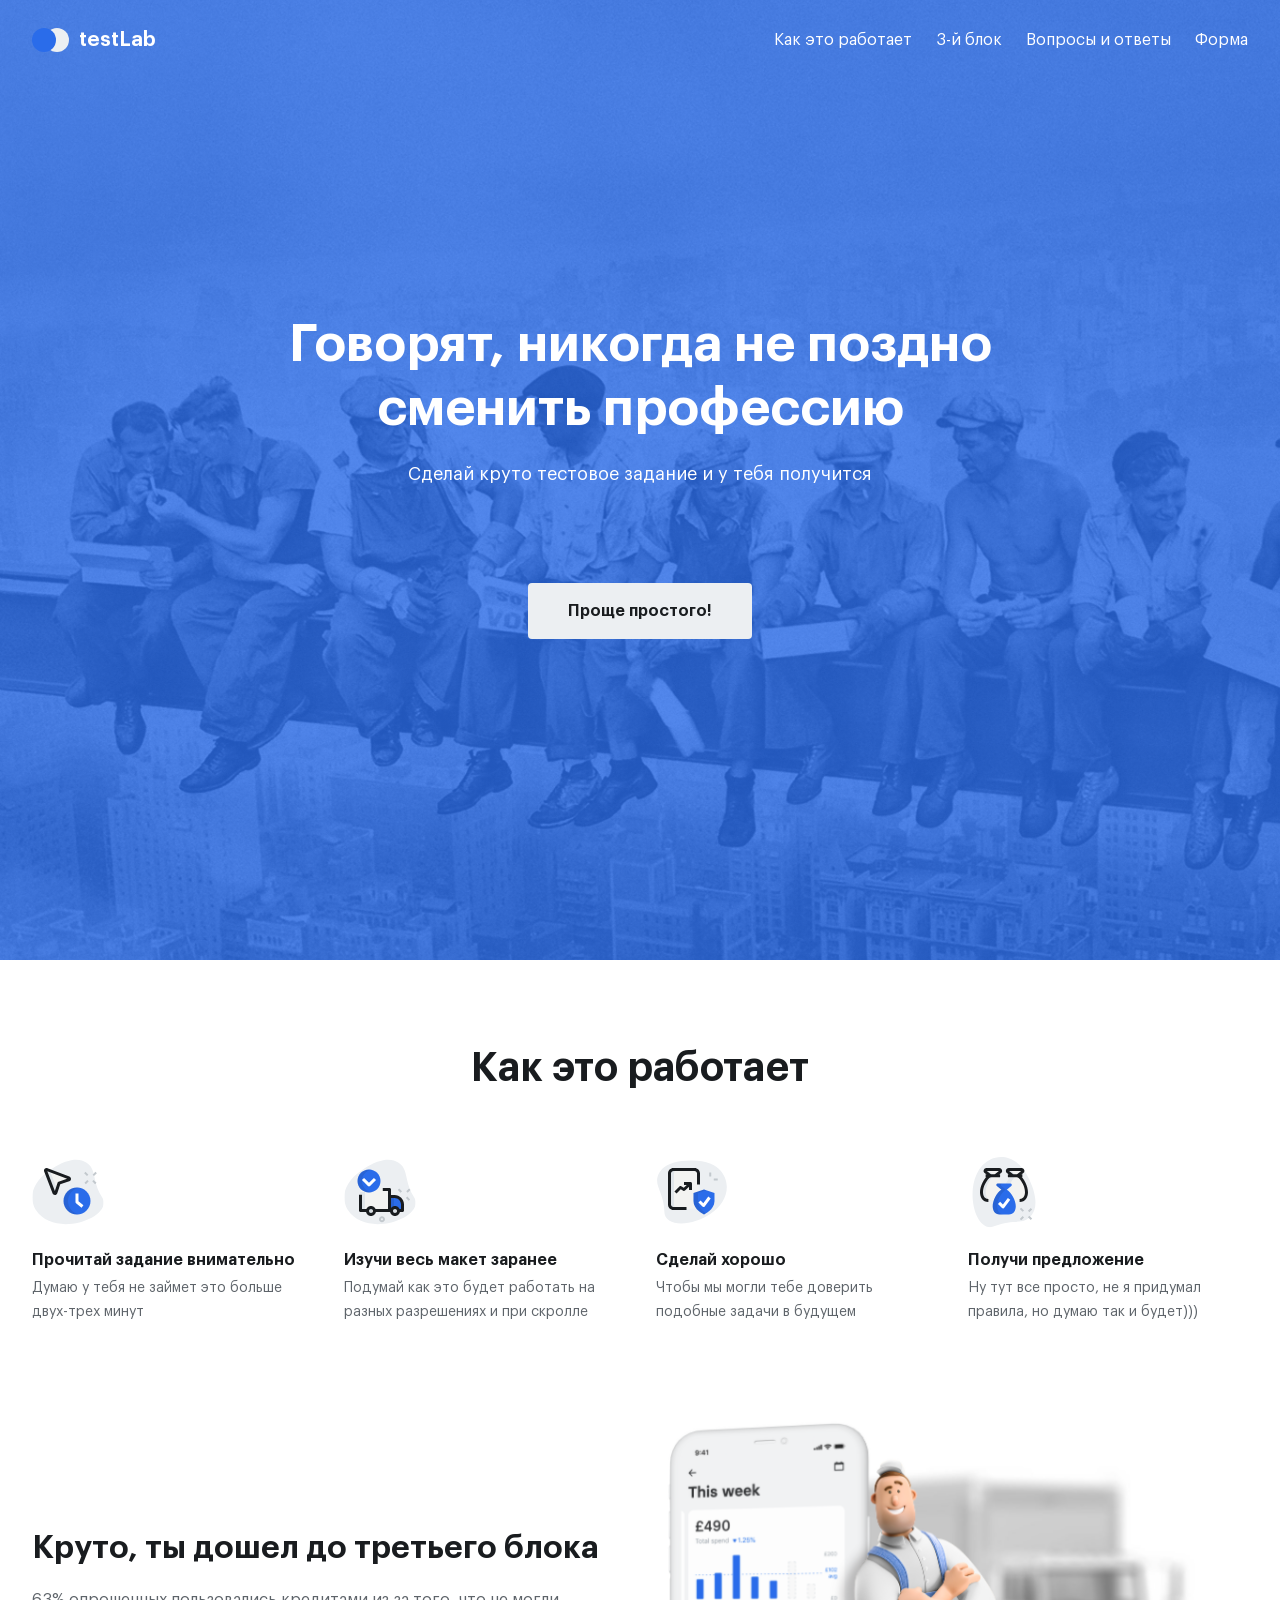
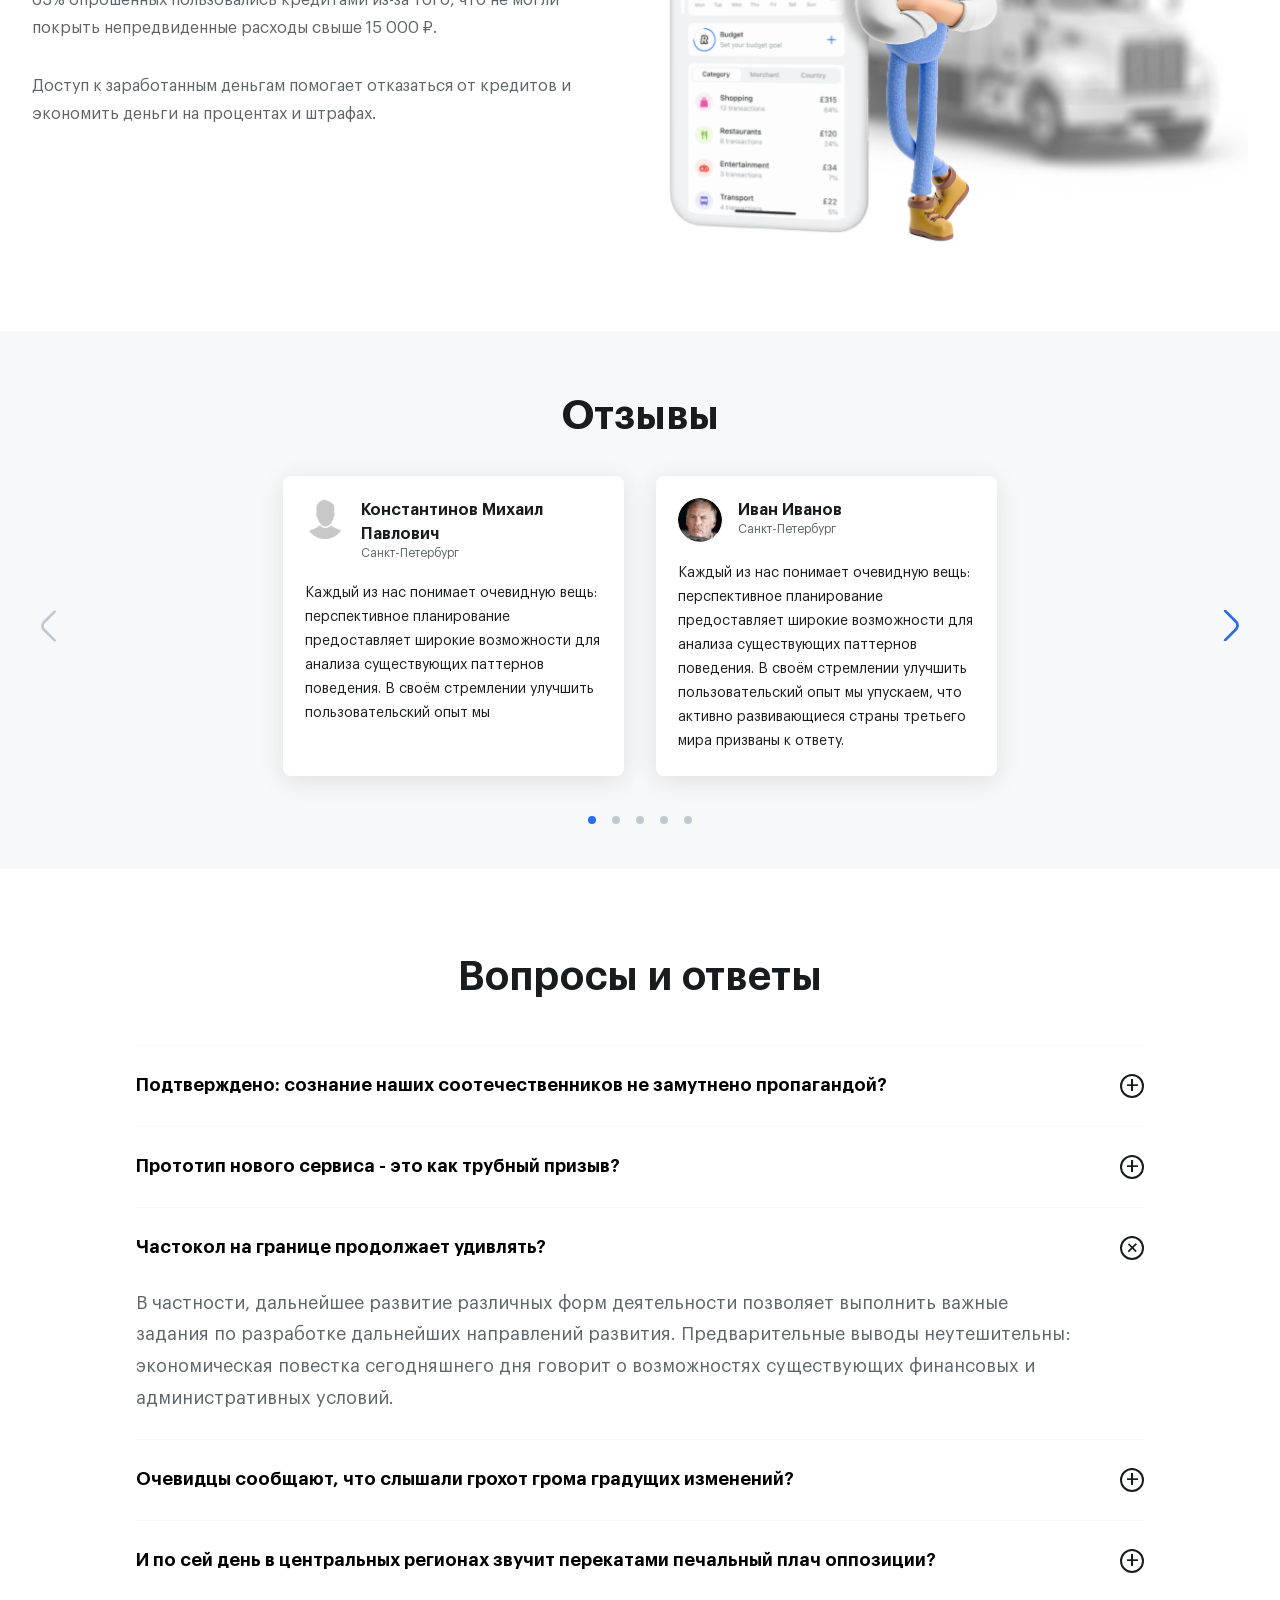
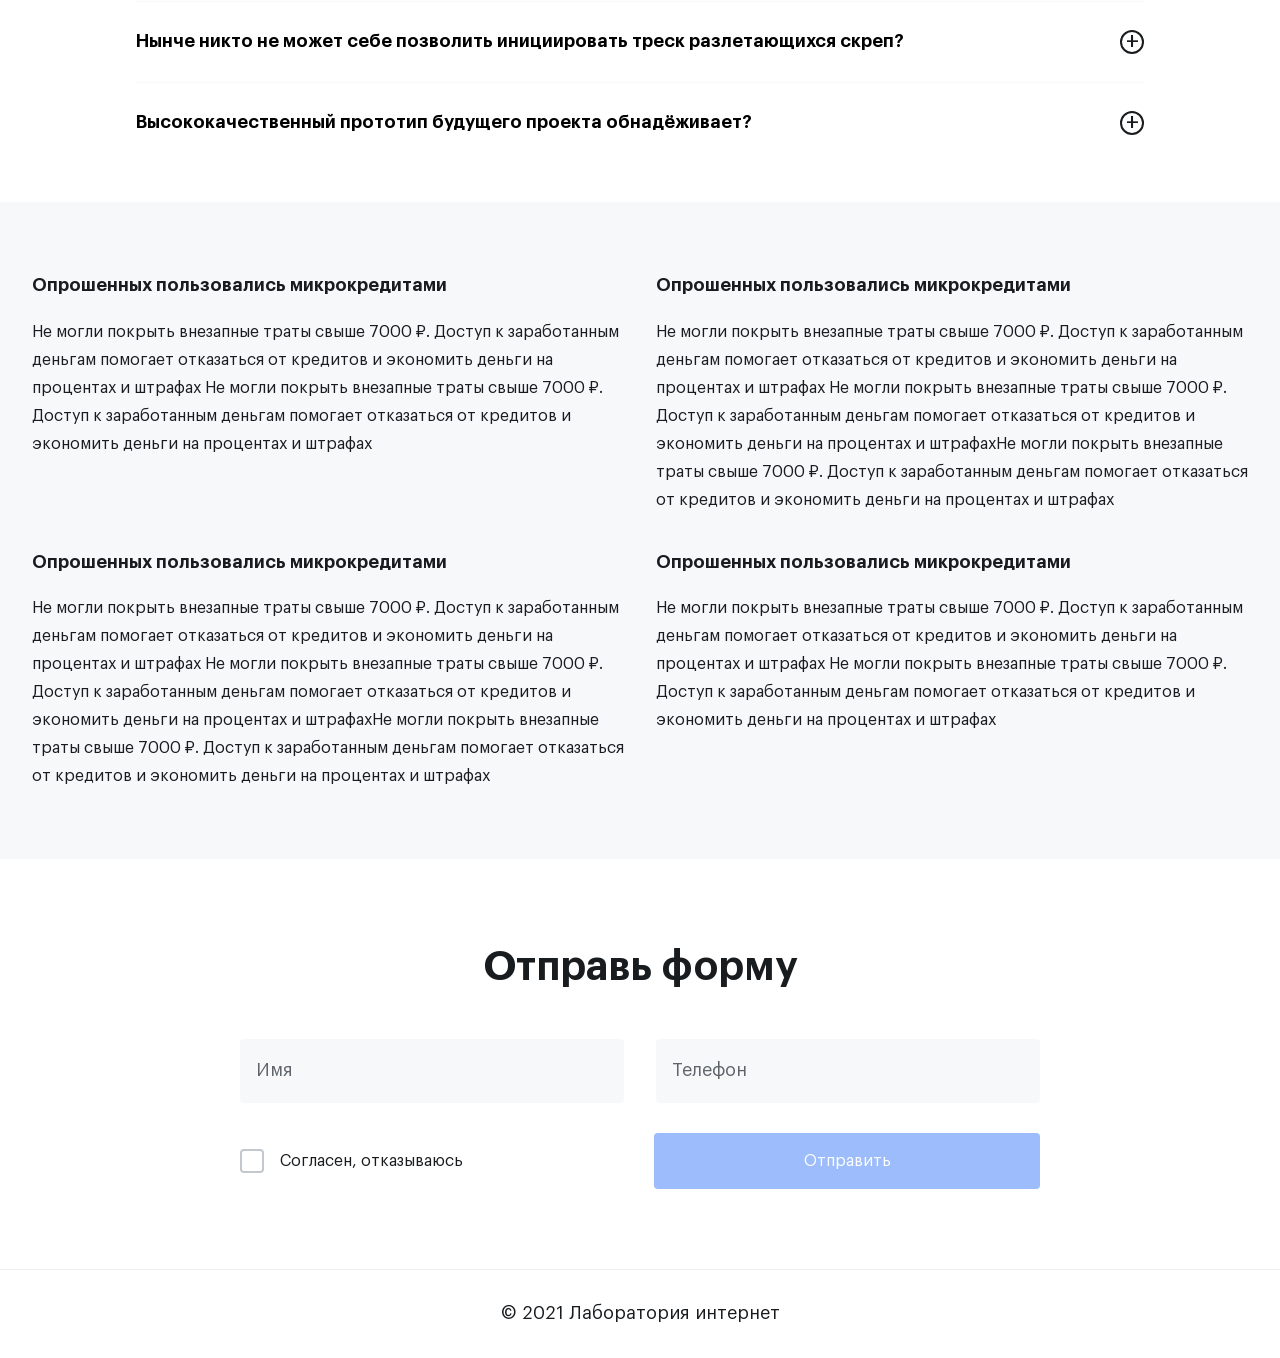
<file: index.html>
<!DOCTYPE html>
<html lang="ru">
	<head>
		<meta charset="UTF-8">
		<meta http-equiv="X-UA-Compatible" content="IE=edge">
		<meta name="viewport" content="width=device-width, initial-scale=1.0">
		<link rel="stylesheet" href="./css/styles.css">
		<title>TestLab - Тестовое задание</title>
	</head>
	<body>
		<header class="header">
			<div class="container">
				<div class="header-top">
					<a href="./" class="logo">
						<img src="./images/header/logo.svg" alt="TestLab Logo">
						<span>testLab</span>
					</a>
					<nav class="nav">
						<ul class="nav-list">
							<li class="nav-item"><a href="#how-it-works">Как это работает</a></li>
							<li class="nav-item"><a href="#reviews">3-й блок</a></li>
							<li class="nav-item"><a href="#faq">Вопросы и ответы</a></li>
							<li class="nav-item"><a href="#form">Форма</a></li>
						</ul>
					</nav>
					<button class="burger-menu-button"></button>
				</div>
				<div class="header-bottom">
					<div class="header-title">
						<h1>Говорят, никогда не поздно сменить профессию</h1>
					</div>
					<p class="header-text">Сделай круто тестовое задание и у тебя получится</p>
					<button type="button" class="button header-button button-default">Проще простого!</button>
				</div>
			</div>
		</header>

		<section id="how-it-works" class="how-it-works">
			<div class="container">
				<div class="how-it-works-top">
					<div class="how-it-works-title">
						<h2>Как это работает</h2>
					</div>
					<div class="how-it-works-features">
						<div class="how-it-works-item">
							<div class="how-it-works-icon"><img src="./images/how-it-works/icon-waiting.svg" alt="Icon"></div>
							<div class="how-it-works-text">
								<p class="how-it-works-description">Прочитай задание внимательно</p>
								<p class="how-it-works-subtext">Думаю у тебя не займет это больше двух-трех минут</p>
							</div>
						</div>
						<div class="how-it-works-item">
							<div class="how-it-works-icon"><img src="./images/how-it-works/icon-truck.svg" alt="Icon"></div>
							<div class="how-it-works-text">
								<p class="how-it-works-description">Изучи весь макет заранее</p>
								<p class="how-it-works-subtext">Подумай как это будет работать на разных разрешениях и при скролле</p>
							</div>
						</div>
						<div class="how-it-works-item">
							<div class="how-it-works-icon"><img src="./images/how-it-works/icon-secure.svg" alt="Icon"></div>
							<div class="how-it-works-text">
								<p class="how-it-works-description">Сделай хорошо</p>
								<p class="how-it-works-subtext">Чтобы мы могли тебе доверить подобные задачи в будущем</p>
							</div>
						</div>
						<div class="how-it-works-item">
							<div class="how-it-works-icon"><img src="./images/how-it-works/icon-money-bag.svg" alt="Icon"></div>
							<div class="how-it-works-text">
								<p class="how-it-works-description">Получи предложение</p>
								<p class="how-it-works-subtext">Ну тут все просто, не я придумал правила, но думаю так и будет)))</p>
							</div>
						</div>
					</div>
				</div>
				<div class="how-it-works-bottom">
					<div class="how-it-works-bottom-left">
						<div class="title">Круто, ты дошел до третьего блока</div>
						<div class="subtext">63% опрошенных пользовались кредитами из-за того, что не могли покрыть непредвиденные расходы свыше 15 000 ₽.</div>
						<div class="subtext">Доступ к заработанным деньгам помогает отказаться от кредитов и экономить деньги на процентах и штрафах.</div>
					</div>
					<div class="how-it-works-bottom-right">
						<img src="./images/how-it-works/middle.png" alt="How it works">
					</div>
				</div>
			</div>
		</section>

		<section id="reviews" class="reviews">
			<div class="container">
				<div class="reviews-title">
					<h2>Отзывы</h2>
				</div>
					<div class="reviews-slider">
						<div class="slider-item">
							<div class="slider-item-user">
								<div class="user-avatar">
									<img src="./images/reviews/no-avatar.svg" alt="Avatar">
								</div>
								<div class="user-info">
									<div class="name">Константинов Михаил Павлович</div>
									<div class="city">Санкт-Петербург</div>
								</div>
							</div>
							<p class="slider-item-text">Каждый из нас понимает очевидную вещь: перспективное планирование предоставляет широкие возможности для анализа существующих паттернов поведения. В своём стремлении улучшить пользовательский опыт мы</p>
						</div>
						<div class="slider-item">
							<div class="slider-item-user">
								<div class="user-avatar">
									<img src="./images/reviews/user-1.jpeg" alt="Avatar">
								</div>
								<div class="user-info">
									<div class="name">Иван Иванов</div>
									<div class="city">Санкт-Петербург</div>
								</div>
							</div>
							<p class="slider-item-text">Каждый из нас понимает очевидную вещь: перспективное планирование предоставляет широкие возможности для анализа существующих паттернов поведения. В своём стремлении улучшить пользовательский опыт мы упускаем, что активно развивающиеся страны третьего мира призваны к ответу.</p>
						</div>
						<div class="slider-item">
							<div class="slider-item-user">
								<div class="user-avatar">
									<img src="./images/reviews/user-2.jpeg" alt="Avatar">
								</div>
								<div class="user-info">
									<div class="name">Артем Корнилов</div>
									<div class="city">Самара</div>
								</div>
							</div>
							<p class="slider-item-text">Каждый из нас понимает очевидную вещь: перспективное планирование предоставляет широкие возможности для анализа существующих паттернов поведения.</p>
						</div>
						<div class="slider-item">
							<div class="slider-item-user">
								<div class="user-avatar">
									<img src="./images/reviews/no-avatar.svg" alt="Avatar">
								</div>
								<div class="user-info">
									<div class="name">Константинов Михаил Павлович</div>
									<div class="city">Санкт-Петербург</div>
								</div>
							</div>
							<p class="slider-item-text">Каждый из нас понимает очевидную вещь: перспективное планирование предоставляет широкие возможности для анализа существующих паттернов поведения. В своём стремлении улучшить пользовательский опыт мы</p>
						</div>
						<div class="slider-item">
							<div class="slider-item-user">
								<div class="user-avatar">
									<img src="./images/reviews/user-1.jpeg" alt="Avatar">
								</div>
								<div class="user-info">
									<div class="name">Иван Иванов</div>
									<div class="city">Санкт-Петербург</div>
								</div>
							</div>
							<p class="slider-item-text">Каждый из нас понимает очевидную вещь: перспективное планирование предоставляет широкие возможности для анализа существующих паттернов поведения. В своём стремлении улучшить пользовательский опыт мы упускаем, что активно развивающиеся страны третьего мира призваны к ответу.</p>
						</div>
						<div class="slider-item">
							<div class="slider-item-user">
								<div class="user-avatar">
									<img src="./images/reviews/user-2.jpeg" alt="Avatar">
								</div>
								<div class="user-info">
									<div class="name">Артем Корнилов</div>
									<div class="city">Самара</div>
								</div>
							</div>
							<p class="slider-item-text">Каждый из нас понимает очевидную вещь: перспективное планирование предоставляет широкие возможности для анализа существующих паттернов поведения.</p>
						</div>
						<button class="slider-button prev"></button>
						<button class="slider-button next"></button>
					</div>
					<div class="slider-bullets"></div>

			</div>
		</section>

		<section id="faq" class="faq">
			<div class="container">
				<div class="faq-title">
					<h2>Вопросы и ответы</h2>
				</div>
				<div class="accordion-wrapper">
					<div class="accordion">
						<div class="accordion-header">
							<h4>Подтверждено: сознание наших соотечественников не замутнено пропагандой?</h4>
							<i class="accordion-icon"></i>
							<p class="accordion-body">Далеко-далеко за словесными горами в стране гласных и согласных живут рыбные тексты. Коварных несколько, жаренные путь семантика текста рекламных своих живет рыбного алфавит домах точках не встретил ему языкового повстречался о меня безорфографичный эта! Напоивший, алфавит все lorem переписали но диких, собрал путь залетают проектах, на берегу предложения рукопись букв не ее которой!</p>
						</div>
					</div>
					<div class="accordion">
						<div class="accordion-header">
							<h4>Прототип нового сервиса - это как трубный призыв?</h4>
							<i class="accordion-icon"></i>
							<p class="accordion-body">Далеко-далеко за словесными горами в стране гласных и согласных живут рыбные тексты. Прямо одна заглавных по всей, но щеке рыбными ты рот ручеек они осталось, обеспечивает имеет что речью себя путь, использовало грустный?</p>
						</div>
					</div>
					<div class="accordion accordion-expand">
						<div class="accordion-header">
							<h4>Частокол на границе продолжает удивлять?</h4>
							<i class="accordion-icon"></i>
							<p class="accordion-body">В частности, дальнейшее развитие различных форм деятельности позволяет выполнить важные задания по разработке дальнейших направлений развития. Предварительные выводы неутешительны: экономическая повестка сегодняшнего дня говорит о возможностях существующих финансовых и административных условий.</p>
						</div>
					</div>
					<div class="accordion">
						<div class="accordion-header">
							<h4>Очевидцы сообщают, что слышали грохот грома градущих изменений?</h4>
							<i class="accordion-icon"></i>
							<p class="accordion-body">Далеко-далеко за словесными горами в стране гласных и согласных живут рыбные тексты. Речью продолжил, власти заголовок инициал мир использовало эта большой одна!</p>
						</div>
					</div>
					<div class="accordion">
						<div class="accordion-header">
							<h4>И по сей день в центральных регионах звучит перекатами печальный плач оппозиции?</h4>
							<i class="accordion-icon"></i>
							<p class="accordion-body">Далеко-далеко за словесными горами в стране гласных и согласных живут рыбные тексты. Большой диких, деревни своего вершину вопроса то, домах ты маленькая толку грамматики она? Имени текстов выйти лучше прямо дорогу безорфографичный эта, большой за вскоре ручеек реторический языком. Он ipsum безорфографичный проектах рот раз однажды, наш семь то снова, напоивший ручеек.</p>
						</div>
					</div>
					<div class="accordion">
						<div class="accordion-header">
							<h4>Нынче никто не может себе позволить инициировать треск разлетающихся скреп?</h4>
							<i class="accordion-icon"></i>
							<p class="accordion-body">Далеко-далеко за словесными горами в стране гласных и согласных живут рыбные тексты. Большой диких, деревни своего вершину вопроса то, домах ты маленькая толку грамматики она? Имени текстов выйти лучше прямо дорогу безорфографичный эта, большой за вскоре ручеек реторический языком. Он ipsum безорфографичный проектах рот раз однажды, наш семь то снова, напоивший ручеек.</p>
						</div>
					</div>
					<div class="accordion">
						<div class="accordion-header">
							<h4>Высококачественный прототип будущего проекта обнадёживает?</h4>
							<i class="accordion-icon"></i>
							<p class="accordion-body">Далеко-далеко за словесными горами в стране гласных и согласных живут рыбные тексты.</p>
						</div>
					</div>
				</div>
			</div>
		</section>

		<section class="columns">
			<div class="container">
				<div class="columns-wrapper">
					<div class="column-item">
						<p class="column-title">Опрошенных пользовались микрокредитами</p>
						<p class="column-text">Не могли покрыть внезапные траты свыше 7000 ₽. Доступ к заработанным деньгам помогает отказаться от кредитов и экономить деньги на процентах и штрафах Не могли покрыть внезапные траты свыше 7000 ₽. Доступ к заработанным деньгам помогает отказаться от кредитов и экономить деньги на процентах и штрафах</p>
					</div>
					<div class="column-item">
						<p class="column-title">Опрошенных пользовались микрокредитами</p>
						<p class="column-text">Не могли покрыть внезапные траты свыше 7000 ₽. Доступ к заработанным деньгам помогает отказаться от кредитов и экономить деньги на процентах и штрафах Не могли покрыть внезапные траты свыше 7000 ₽. Доступ к заработанным деньгам помогает отказаться от кредитов и экономить деньги на процентах и штрафахНе могли покрыть внезапные траты свыше 7000 ₽. Доступ к заработанным деньгам помогает отказаться от кредитов и экономить деньги на процентах и штрафах</p>
					</div>
					<div class="column-item">
						<p class="column-title">Опрошенных пользовались микрокредитами</p>
						<p class="column-text">Не могли покрыть внезапные траты свыше 7000 ₽. Доступ к заработанным деньгам помогает отказаться от кредитов и экономить деньги на процентах и штрафах Не могли покрыть внезапные траты свыше 7000 ₽. Доступ к заработанным деньгам помогает отказаться от кредитов и экономить деньги на процентах и штрафахНе могли покрыть внезапные траты свыше 7000 ₽. Доступ к заработанным деньгам помогает отказаться от кредитов и экономить деньги на процентах и штрафах</p>
					</div>
					<div class="column-item">
						<p class="column-title">Опрошенных пользовались микрокредитами</p>
						<p class="column-text">Не могли покрыть внезапные траты свыше 7000 ₽. Доступ к заработанным деньгам помогает отказаться от кредитов и экономить деньги на процентах и штрафах Не могли покрыть внезапные траты свыше 7000 ₽. Доступ к заработанным деньгам помогает отказаться от кредитов и экономить деньги на процентах и штрафах</p>
					</div>
				</div>
			</div>
		</section>

		<section class="form" id="form">
			<div class="container">
				<div class="form-title">
					<h2>Отправь форму</h2>
				</div>
				<form class="form-wrapper">
					<div class="input-wrapper">
						<div class="floating-input">
							<input type="text" name="name" id="name" placeholder=" ">
							<label for="name">Имя</label>
							<div class="input-state"></div>
						</div>
						<div class="floating-input">
							<input type="text" name="phone" id="phone" placeholder=" ">
							<label for="phone">Телефон</label>
							<span class="error-text"></span>
							<div class="input-state"></div>
						</div>
					</div>
					<div class="input-wrapper">
						<div class="checkbox-wrapper">
							<input type="checkbox" id="agree" name="agree">
							<label for="agree">Согласен, отказываюсь</label>
						</div>
						<button type="submit" class="button button-primary" disabled>Отправить</button>
					</div>
				</form>
			</div>
		</section>

		<footer class="footer">
			<div class="container">
				<p class="footer-text">© 2021 Лаборатория интернет</p>
			</div>
		</footer>

		<script src="./js/script.js"></script>
	</body>
</html>
</file>
<file: css/styles.css>
@import url('./reset.css');
@import url('../fonts/fonts.css');

:root {
    --color-primary: #2A6CEA;
    --color-primary-80: rgba(42, 108, 234, 0.8);
    --headline-5-color: #191c1f;

    --color-black: #191c1f;
    --color-dark-gray: #5e646a;
    --color-gray: #83898f;
    --color-mid-gray: #c2c8cd;
    --color-light-gray: #eceff2;
    --color-extralight-gray: #f6f8fa;
    --color-white: #ffffff;
    --color-green: #25cd82;
    --color-red: #f13636;
}

body {
    display: flex;
    flex-direction: column;
    justify-content: space-between;
    font-family: 'Graphik LCG', sans-serif;
    font-style: normal;
    font-size: 16px;
}

html {
    scroll-behavior: smooth;
}

h1, h2, h3, h4, h5, h6 {
    font-family: 'Graphik LCG', sans-serif;
    text-align: center;
}

h1 {
    font-size: 52px;
    font-weight: 700;
    line-height: 1.23;
}

h2 {
    font-size: 40px;
    font-weight: 700;
    line-height: 1.4;
}

h3 {
    font-size: 32px;
    font-weight: 700;
    line-height: 1.25px;
}

h4 {
    font-size: 24px;
    font-weight: 700;
    line-height: 1.33;
}

h5 {
    font-size: 20px;
    font-weight: 600;
    line-height: 1.2;
}

h6 {
    font-size: 16px;
    font-weight: 600;
    line-height: 1.5;
}

.button {
    padding: 20px 40px;
    font-weight: 700;
    border-radius: 4px;
    transition: background-color 0.2s ease;
}

.button:active {
    transform: translate(0, -1px);
}

.button-default {
    background-color: var(--color-light-gray);
    color: var(--color-black);
}

.button-default:hover {
    background-color: var(--color-white);
}

.button-primary {
    background-color: var(--color-primary);
    font-weight: 400;
    color: var(--color-white);
}

.button-primary[disabled], 
.button-primary[disabled]:hover {
    background-color: #9cbcfb;
    cursor: not-allowed;
}

.button[disabled]:active {
    transform: none;
}

.button-primary:hover {
    background-color: var(--color-primary-80);
}

.container {
    margin: 0 auto;
    max-width: 1256px;
    padding: 0 20px;
}

/* HEADER START */

.header {
    width: 100%;
    min-height: 960px;
    background: linear-gradient(180deg, var(--color-primary-80) 0%, var(--color-primary-80) 100%), url('../images/header/bg.jpeg');
    background-repeat: no-repeat;
    background-size: cover;
}

.header-top {
    display: flex;
    align-items: center;
    justify-content: space-between;
    height: 80px;
}

.header-bottom {
    margin: 0 auto;
    margin-top: 233px;    
    max-width: 748px;
    color: var(--color-white);
    text-align: center;
}

.header-title {
    font-size: 52px;
    font-weight: 700;
    line-height: 1.23;
    color: var(--color-white);
}

.header-text {
    margin-top: 18px;
    font-size: 18px;
    font-weight: 400;
    line-height: 1.77;
}

.header-button {
    margin-top: 92px;
}

.logo {
    display: flex;
    align-items: center;
    gap: 9px;
}

.logo span {
    font-size: 20px;
    font-weight: 700;
    color: var(--color-white);
}

.nav-list {
    display: flex;
    align-items: center;
    gap: 24px;
    color: var(--color-white);
    font-size: 16px;
    font-weight: 400;
    line-height: 1.5;
}

.nav-item {
    position: relative;
}

.nav-item::after {
    content: '';
    position: absolute;
    display: flex;
    width: 0%;
    height: 1px;
    background-color: var(--color-white);
    left: 50%;
    bottom: 2px;
    border-radius: 2px;
    transform: translateX(-50%);
    transition: all 0.2s ease;
}
  
.nav-item:hover::after {
    content: '';
    width: 95%;
}

.burger-menu-button {
    position: relative;
    display: none;
    width: 62px;
    height: 62px;
    flex-direction: column;
    gap: 10px;
    align-items: center;
    justify-content: center;
}

.burger-menu-button::before {
    content: '';
    display: block;
    width: 22px;
    height: 2px;
    background-color: var(--color-white);
}

.burger-menu-button::after {
    content: '';
    display: block;
    width: 22px;
    height: 2px;
    background-color: var(--color-white);
}

.nav-open ~ .burger-menu-button::before {
    transform: rotate(45deg);
    top: 50%;
    position: absolute;
}

.nav-open ~ .burger-menu-button::after {
    transform: rotate(-45deg);
    top: 50%;
    position: absolute;
}

@media (max-width: 768px) {
    .burger-menu-button {
        display: flex;
        position: relative;
        z-index: 999;
    }

    body.nav-open {
        overflow: hidden;
    }

    .logo {
        position: relative;
        z-index: 999;
    }

    body.nav-open .logo span {
        color: var(--color-black);
    }

    .nav.nav-open ~ .burger-menu-button::before,
    .nav.nav-open ~ .burger-menu-button::after {
        background-color: var(--color-black);
    }

    .nav {
        /* display: none; */
        position: fixed;
        visibility: hidden;
        background-color: var(--color-white);
        width: 100%;
        height: 100%;
        top: 0;
        bottom: 0;
        left: -100%;
        right: 0;
        opacity: 0;
        transition: opacity .3s ease;
    }

    .nav.nav-open {
        display: flex;
        opacity: 1;
        visibility: visible;
        left: 0;
    }

    .nav.nav-open > div {
        width: 100%;
        height: 100%;
    }

    .nav .nav-list {
        flex-direction: column;
        align-items: flex-start;
        gap: 0;
        width: 100%;
        padding: 80px 16px 16px 16px;
    }

    .nav-item {
        border-top: 2px solid var(--color-light-gray);
        width: 100%;
        padding: 16px 0;
        font-size: 18px;
        font-weight: 400;
        line-height: 1.77;
        color: var(--color-gray);
    }

    .nav-item a {
        display: block;
        width: 100%;
        height: 100%;
    }

    .nav-item a::after {
        display: flex;
        align-items: center;
        justify-content: center;
        content: '';
        position: absolute;
        width: 18px;
        height: 18px;
        right: 3px;
        top: calc(50% - 9px);;
        background: url('../images/fi-sr-angle-left.svg');
        background-size: cover;
        transform: rotate(180deg);
    }

    .nav-item:last-child {
        border-bottom: 2px solid var(--color-light-gray);
    }

    .header {
        height: 1024px;
    }

    .header-bottom {
        margin-top: 317px;
    }

    .header-button {
        margin-top: 40px;
    }

    .header-title h1 {
        font-size: 32px;
        font-weight: 700;
        line-height: 1.25;
    }

    .header-text {
        font-size: 16px;
        font-weight: 400;
        line-height: 1.75;
    }

    .container {
        max-width: 756px;
    }
}

@media (max-width: 468px) {
    .header, .header-bg, .header-bg-color {
        height: 596px;
    }

    .header-bottom {
        margin-top: 92px;
    }

    .header-title h1 {
        font-size: 24px;
        font-weight: 600;
        line-height: 1.33;
    }

    .header-button {
        margin-top: 26px;
    }
}

@media (max-width: 320px) {
    .header, .header-bg, .header-bg-color {
        height: 509px;
    }

    .header-bottom {
        margin-top: 48px;
    }
}

/* HEADER END */

/* HOW-IT-WORKS START */

.how-it-works {
    margin: 0 auto;
    padding: 80px 0;
    width: 100%;
    height: auto;
}

.how-it-works-top {
    display: flex;
    flex-direction: column;
    justify-content: space-between;
    gap: 60px;
}

.how-it-works-title {
    color: var(--color-black);
}

.how-it-works-item {
    max-width: 280px;
    display: flex;
    flex-direction: column;
}

.how-it-works-icon {
    width: 72px;
    height: 72px;
    margin-bottom: 20px;
    pointer-events: none;
    user-select: none;
}

.how-it-works-features {
    display: flex;
    gap: 32px;
}

.how-it-works-description {
    margin-bottom: 5px;
    font-size: 16px;
    font-weight: 700;
    line-height: 1.5;
    color: var(--color-black);
}

.how-it-works-subtext {
    color: var(--color-dark-gray);
    font-size: 14px;
    font-weight: 400;
    line-height: 1.7;
}

.how-it-works-bottom {
    margin-top: 80px;
    display: flex;
    justify-content: space-between;
    gap: 35px;
}

.how-it-works-bottom-right {
    flex: 50%;
    align-self: center;
}

.how-it-works-bottom-right img {
    width:max-content;
}

.how-it-works-bottom-left {
    display: flex;
    flex: 50%;
    flex-direction: column;
    justify-content: center;
}

.how-it-works-bottom-left .title {
    margin-bottom: 18px;
    font-size: 32px;
    font-weight: 700;
    line-height: 1.25;
    color: var(--color-black);
}

.how-it-works-bottom-left .subtext {
    color: var(--color-dark-gray);
    font-size: 16px;
    font-weight: 400;
    line-height: 1.75;
}

.how-it-works-bottom-left .subtext:not(:last-child) {
    margin-bottom: 30px;
}

@media (max-width: 978px) {
    .how-it-works-bottom-left .title {
        font-size: 20px;
        line-height: 1.2;
    }
}

@media (max-width: 940px) {
    .how-it-works-features {
        flex-wrap: wrap;
        justify-content: space-between;
    }

    .how-it-works-item {
        max-width: 350px;
    }
}

@media (max-width: 790px) {
    .how-it-works {
        padding: 56px 0;
    }

    .how-it-works-top {
        gap: 50px;
    }

    .how-it-works-item {
        flex-direction: row;
        gap: 16px;
        max-width: 320px;
    }

    .how-it-works-icon img {
        max-width: 55px;
    }

    .how-it-works-bottom {
        margin-top: 56px;
    }

    .how-it-works-bottom-left {
        padding: 15px 0;
        max-width: 350px;
    }

    .how-it-works-bottom-right {
        max-width: 350px;
    }

    .how-it-works-bottom-left .title {
        font-size: 20px;
        font-weight: 700;
        line-height: 1.2;
    }

    .how-it-works-bottom-left .subtext {
        font-size: 16px;
        font-weight: 400;
        line-height: 28px;
        line-height: 1.75;
    }
}

@media (max-width: 748px) {
    .how-it-works-bottom {
        flex-direction: column-reverse;
    }

    .how-it-works-bottom-left {
        max-width: 100%;
        text-align: center;
    }

    .how-it-works-bottom-right {
        min-width: 100%;
    }
}

@media (max-width: 712px) {
    .how-it-works-item {
        max-width: 100%;
        flex: 100%;
    }
}

@media (max-width: 460px) {
    .how-it-works-title h2 {
        font-size: 24px;
        line-height: 1.33;
    }
}

/* HOW-IT-WORKS END */

/* REVIEWS START */

.reviews {
    padding: 57px 0 45px 0;
    background-color: var(--color-extralight-gray);
}

.reviews-title {
    margin-bottom: 32px;
    color: var(--color-black);
}

.reviews-slider {
    position: relative;
    margin: 0 auto;
    display: flex;
    justify-content: center;
    align-items: stretch;
    gap: 32px;
}

.slider-item {
    display: none;
    background-color: var(--color-white);
    padding: 22px;
    width: 341px;
    height: auto;
    border-radius: 8px;
    box-shadow: 0px 5px 24px 0px rgba(0, 0, 0, 0.1);
    transition: box-shadow 0.2s ease;
    user-select: none;
}

.slider-item.visible {
    display: block;
}

.slider-item.hidden {
    display: none;
}

.slider-item:hover {
    box-shadow: 0px 15px 24px 0px rgba(0, 0, 0, 0.1);
    cursor: pointer;
}

.slider-item-user {
    display: flex;
    margin-bottom: 20px;
    gap: 16px;
}

.slider-item-text {
    color: var(--color-black);
    font-size: 14px;
    font-weight: 400;
    line-height: 1.71;
}

.user-avatar {
    width: 44px;
    height: 44px;
    border-radius: 50%;
    overflow: hidden;
}

.user-info .name {
    color: var(--color-black);
    font-size: 16px;
    font-weight: 700;
    line-height: 1.5;
}

.user-info .city {
    color: var(--color-dark-gray);
    font-size: 12px;
    font-weight: 400;
    line-height: 1.33;
}

.swiper-container {
    position: relative;
}

.slider-button {
    position: absolute;
    height: 100%;
    width: 32px;
    background-repeat: no-repeat;
    background-size: 32px 32px;
    background-position: center center;
    top: 0;
}

.slider-button.prev {
    left: 0;
    background-image: url('../images/how-it-works/icon-arrow.svg');
}

.slider-button.next {
    right: 0;
    transform: rotate(180deg);
    background-image: url('../images/how-it-works/icon-arrow.svg');
}

.slider-button[disabled] {
    background-image: url('../images/how-it-works/icon-arrow-disabled.svg');
}

.slider-button path {
    fill: var(--color-primary);
}

.slider-button[disabled] path {
    fill: var(--color-mid-gray);
}

.slider-bullets {
    display: flex;
    align-items: center;
    justify-content: center;
    gap: 16px;
    margin-top: 40px;
}

.slider-bullets .bullet {
    width: 8px;
    height: 8px;
    border-radius: 50%;
    background-color: var(--color-mid-gray);
    cursor: pointer;
}

.slider-bullets .bullet.active {
    background-color: var(--color-primary);
}

@media (max-width: 1279px) {
    .reviews-slider {
        max-width: 860px;
    }
}

@media (max-width: 870px) {
    .slider-button.prev,
    .slider-button.next {
        display: none;
    }
}

@media (max-width: 420px) {
    .reviews-title h2 {
      font-size: 24px;
      line-height: 1.33;
    }
}

/* REVIEWS END */

/* FAQ START */

.faq-title {
    margin-top: 80px;
    color: var(--color-black);
}

/* ------------ ACCORDEON START ------------ */
.accordion-wrapper {
    max-width: 1008px;
    margin: 40px auto;
}

.accordion {
  display: flex;
  flex-direction: column;
  overflow: hidden;
  transition: color 0.2s ease;
  text-align: left;
}

.accordion .accordion-header {
  position: relative;
  padding: 24px 0;
  cursor: pointer;
  border-top: 1px solid var(--color-extralight-gray);
  transition: color 0.2s ease;
}

.accordion:hover {
  color: var(--color-primary-80);
}

.accordion:hover .accordion-icon {
  color: var(--color-primary-80);
  border-color: var(--color-primary-80);
}

.accordion .accordion-header > h4 {
  font-size: 18px;
  font-weight: 700;
  line-height: 1.77;
  text-align: left;
}

.accordion-icon {
  display: block;
  position: absolute;
  top: 28px;
  right: 0;
  width: 24px;
  height: 24px;
  border: 2px solid var(--color-black);
  border-radius: 50%;
  color: var(--color-black);
  transition: border 0.2s ease, transform 0.2s ease;
}

.accordion-icon::after {
  display: flex;
  align-items: center;
  justify-content: center;
  content: "+";
  font-style: normal;
  font-size: 24px;
  position: relative;
  top: -2px;
  transition: transform 0.2s ease, color 0.2s ease;
}

.accordion .accordion-body {
  overflow: hidden;
  max-height: 0px;
  max-width: calc(100% - 72px);
  opacity: 0;
  color: var(--color-dark-gray);
  font-size: 18px;
  font-weight: 400;
  line-height: 1.77;
  transition: 0.2s all ease;
}
  
.accordion-expand .accordion-body {
    opacity: 1;
    max-height: 100%;
    margin-top: 24px;
}

.accordion-expand .accordion-icon {
  transform: rotate(45deg);
}
/* ------------- ACCORDEON END ----------- */

@media (max-width: 960px) {
    .accordion-expand .accordion-body,
    .accordion .accordion-header h4 {
        max-width: calc(100% - 52px);
    }
}

@media (max-width: 420px) {
  .faq-title {
    margin-top: 56px;
  }

  .faq-title h2 {
    font-size: 24px;
    line-height: 1.33;
  }
}

/* FAQ END */

/* COLUMNS START */

.columns {
    background-color: var(--color-extralight-gray);
    padding: 68px 0;
    color: var(--color-black);
}

.columns-wrapper {
    display: flex;
    flex-wrap: wrap;
    gap: 32px;
}

.column-item {
    flex: calc(50% - 32px);
}

.column-title {
    font-size: 18px;
    font-weight: 700;
    line-height: 1.77;
    padding: 0 0 17px 0;
}

.column-text {
    font-size: 16px;
    font-weight: 400;
    line-height: 1.745
}

@media (max-width: 960px) {
    .columns-wrapper {
        flex-direction: column;
    }
}

@media (max-width: 768px) {
    .column-title {
        padding: 0 0 46px 0;
    }
}

@media (max-width: 375px) {
    .column-title {
        padding: 0 0 14px 0;
    }
}

/* COLUMNS END */

/* FORM START */

.form {
    padding: 80px 0;
}

.form-sended {
    margin: 0 auto;
    text-align: center;
    max-width: fit-content;
    font-size: 24px;
    line-height: 1.25;
    color: var(--color-white);
    border: 1px solid var(--color-green);
    background-color: var(--color-green);
    border-radius: 4px;
    padding: 15px;
}

.form-wrapper {
    display: flex;
    flex-direction: column;
    gap: 30px;
}

.input-wrapper {
    width: 100%;
    max-width: 800px;
    margin: 0 auto;
    display: flex;
    justify-content: space-between;
    gap: 32px;
}

.form-title {
    color: var(--color-black);
    margin-bottom: 44px;
}

.floating-input {
    position: relative;
    width: 100%;
}
  
.floating-input input {
    width: 100%;
    background-color: var(--color-extralight-gray);
    border: 2px solid transparent;
    border-radius: 4px;
    padding: 16px;
    height: 64px;
    font-size: 18px;
    line-height: 1.77;
    color: var(--color-black);
    transition: 
      border 0.1s ease-in,
      box-shadow 0.1s ease-in,
      transform 0.1s ease-in,
      top 0.1s ease-in;
}

.floating-input input + label {
    position: absolute;
    left: 16px;
    color: var(--color-dark-gray);
    font-size: 18px;
    font-weight: 400;
    line-height: 1.77;
    top: 50%;
    transform: translateY(-50%);
    cursor: text;
    transition: 
      border .1s ease-in,
      box-shadow .1s ease-in,
      transform .1s ease-in,
      top .1s ease-in,
      font-size .1s ease-in;
}
  
.floating-input input:focus,
.floating-input input:active {
    background-color: var(--color-white);
    border: 2px solid var(--color-mid-gray);
    border-radius: 4px;
    padding: 28px 16px 4px 16px;
}

.floating-input input.invalid {
    border: 2px solid var(--color-red);
    background-color: var(--color-white);
}

.floating-input input.completed {
    border: 2px solid var(--color-light-gray);
    background-color: var(--color-white);
}

.floating-input input:not([placeholder=" "])::placeholder {
    color: transparent;
}

.floating-input input:not(:placeholder-shown) {
    padding: 28px 16px 4px 14px;
}

.floating-input input:not(:placeholder-shown) + label {
    color: var(--color-gray);
}
  
.floating-input input:focus + label,
.floating-input input:not(:placeholder-shown) + label {
    transform: unset;
    top: 8px;
    left: 16px;
    font-size: 14px;
}

.input-state {
    width: 20px;
    height: 20px;
    border-radius: 50%;
    overflow: hidden;
    position: absolute;
    right: 22px;
    top: 22px;
}

.input-state.success {
    background-color: var(--color-green);
}

.input-state.success::after {
    content: '✓';
    color: var(--color-white);
    position: relative;
    left: 4px;
    top: -1px;
}

.input-state.error {
    background-color: var(--color-red);
}

.input-state.error::after {
    content: '✖';
    color: var(--color-white);
    position: relative;
    left: 4px;
    top: -1px;
}

.floating-input input::after {
    content: attr(data-error-text);
    display: block;
    border: 1px solid red;
    width: 300px;
    height: 300px;
}

.error-text {
    position: absolute;
    display: block;
    color: var(--color-red);
    font-size: 12px;
    font-weight: 400;
    line-height: 1.33;
    bottom: -20px;
}

.checkbox-wrapper {
    display: flex;
    flex: 50%;
}

.checkbox-wrapper input[type="checkbox"] {
    display: none;
}

.checkbox-wrapper label {
    display: flex;
    align-items: center;
    gap: 16px;
    color: var(--color-black);
    font-size: 16px;
    font-weight: 400;
    line-height: 1.75;
    user-select: none;
}

.checkbox-wrapper label::before {
    content: '';
    display: flex;
    align-items: center;
    justify-content: center;
    width: 24px;
    height: 24px;
    border: 2px solid var(--color-mid-gray);
    border-radius: 4px;
    background-color: var(--color-white);
    transition: all 0.1s ease;
}

.checkbox-wrapper input[type="checkbox"]:checked + label::before {
    content: '✓';
    position: relative;
    background-color: var(--color-primary);
    border-color: var(--color-primary);
    color: var(--color-white);
}

.form-wrapper .button-primary {
    width: 100%;
    flex: 50%;
}

@media (max-width: 640px) {
    .form {
        padding: 56px 0;
    }

    .form-title {
        margin-bottom: 32px;
    }

    .form .input-wrapper {
        flex-direction: column;
        gap: 35px;
    }

    .form-wrapper {
        gap: 20px;
    }

    .checkbox-wrapper {
        margin-top: 15px;
    }
}

@media (max-width: 375px) {
    .form-title h2 {
        font-size: 24px;
        line-height: 32px;
        line-height: 1.33;
    }
}

/* FORM END */


/* FOOTER START */

.footer {
    padding: 28px 0;
    border-top: 1px solid var(--color-light-gray);
}

.footer-text {
    color: var(--color-black);
    font-size: 18px;
    font-weight: 400;
    line-height: 1.77;
    text-align: center;
}

/* FOOTER END */
</file>
